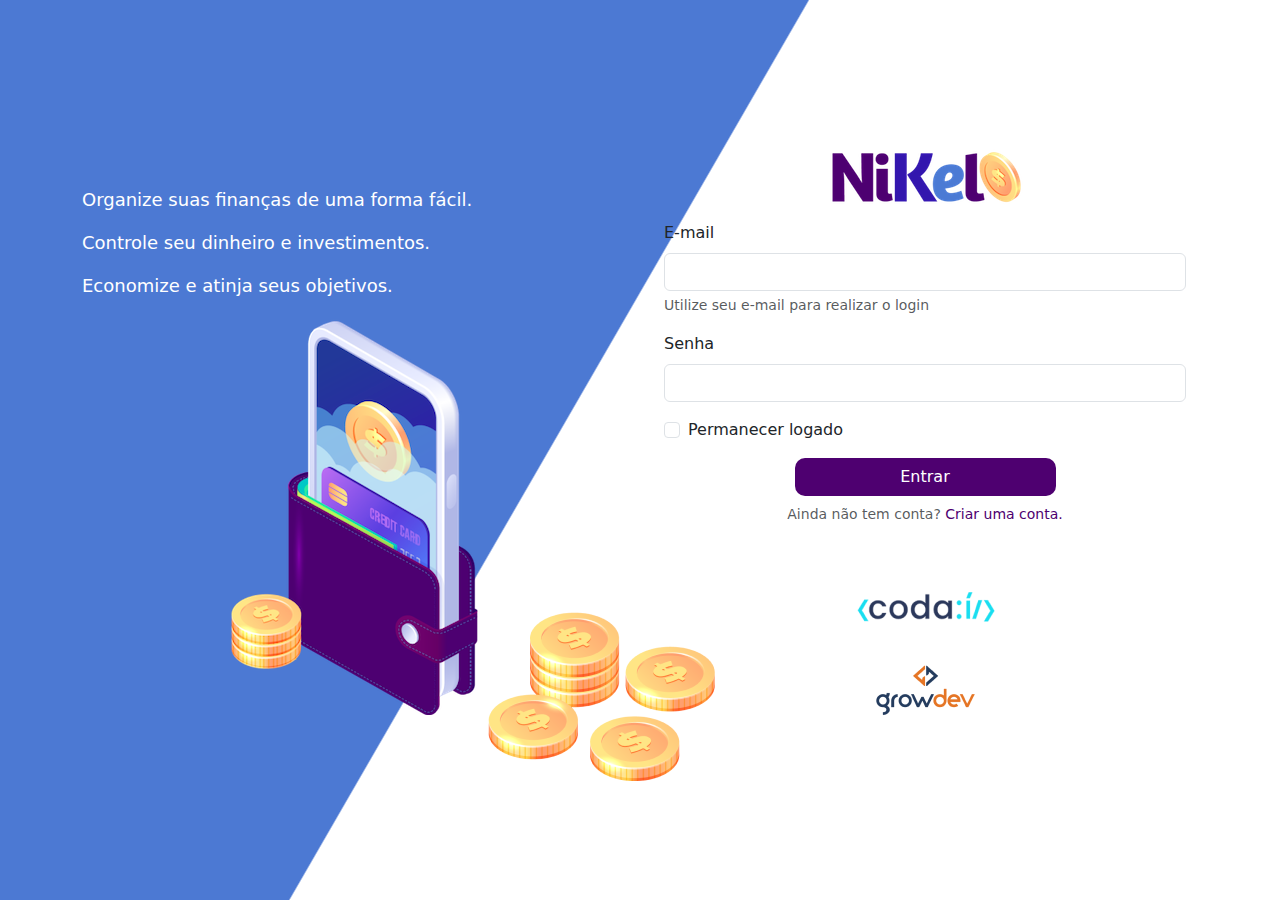
<file: public/index.html>
<!DOCTYPE html>
<html lang="pt">
<head>
    <meta charset="UTF-8">
    <meta http-equiv="X-UA-Compatible" content="IE=edge">
    <meta name="viewport" content="width=device-width, initial-scale=1.0">
    <title>Nikel</title>
    <link rel="stylesheet" href="https://cdn.jsdelivr.net/npm/bootstrap@5.2.0-beta1/dist/css/bootstrap.min.css">
    <link rel="stylesheet" href="https://cdn.jsdelivr.net/npm/bootstrap-icons@1.8.2/font/bootstrap-icons.css">
    <link href="https://cdn.jsdelivr.net/npm/bootstrap@5.2.0-beta1/dist/css/bootstrap.min.css" rel="stylesheet" integrity="sha384-0evHe/X+R7YkIZDRvuzKMRqM+OrBnVFBL6DOitfPri4tjfHxaWutUpFmBp4vmVor" crossorigin="anonymous">
    <link rel="stylesheet" href="./css/styles.css">
</head>
<body id="login">
    <main>
       
        <div class="container">
           
            <div class="row vh-100">
                
                <div class="col d-flex justify-content-center flex-column my-5">
                    <div class="text-login">
                        <p>Organize suas finanças de uma forma fácil.</p>
                        <p>Controle seu dinheiro e investimentos.</p>
                        <p>Economize e atinja seus objetivos.</p>
                    </div>
                    <div class="text-center">
                        <img src="./assets/images/pocket.png" alt="image pocket" class="img-fluid">
                        <img src="./assets/images/coins.png" alt="image coins" class="img-fluid d-none d-md-inline coins">
                    </div>
                </div>
                
                <div class="col d-flex justify-content-center flex-column my-5">
                    <div class="container">
                        <div class="row">
                            <div class="col">
                                <div class="text-center mb-3">
                                    <img src="./assets/images/nikel-logo.png" alt="logo nikel" class="img-fluid">
                                </div>
                            </div>
                        </div>

                        <div class="row">
                            <div class="col">
                                <form id="login-form">
                                    <div class="mb-3">
                                      <label for="email-input" class="form-label">E-mail</label>
                                      <input type="email" class="form-control" id="email-input" aria-describedby="emailHelp">
                                      <div id="emailHelp" class="form-text">Utilize seu e-mail para realizar o login</div>
                                    </div>
                                    <div class="mb-3">
                                      <label for="password-input" class="form-label">Senha</label>
                                      <input type="password" class="form-control" id="password-input">
                                    </div>
                                    <div class="mb-3 form-check">
                                      <input type="checkbox" class="form-check-input" id="session-check">
                                      <label class="form-check-label" for="session-check">Permanecer logado</label>
                                    </div>
                                    <button type="submit" class="btn button-login">Entrar</button>
                                  </form>
                            </div>
                        </div>

                        <div class="row">
                            <div class="col">
                                <p class="text-center mt-2 form-text">Ainda não tem conta? <span id="link-conta" class="link-default" data-bs-toggle="modal" data-bs-target="#register-modal">Criar uma conta.</span></p>
                            </div>
                        </div>

                        <div class="row">
                            <div class="col">
                                <div class="text-center mt-5">
                                    <img src="./assets/images/codai-logo.png" alt="" srcset="" class="img-fluid">
                                </div>
                            </div>
                        </div>

                        <div class="row">
                            <div class="col">
                                <div class="text-center">
                                    <img src="./assets/images/growdev-logo.png" alt="" srcset="" class="img-fluid">
                                </div>
                            </div>
                        </div>
                    </div>
                </div>
            </div>
        </div>
        
  <!-- Modal -->
  <div class="modal fade" id="register-modal" tabindex="-1" aria-labelledby="exampleModalLabel" aria-hidden="true">
    <div class="modal-dialog">
      <div class="modal-content">
        <div class="modal-header">
          <h5 class="modal-title" id="exampleModalLabel">Crie sua conta.</h5>
          <button type="button" class="btn-close" data-bs-dismiss="modal" aria-label="Close"></button>
        </div>
        <form id="create-form">
            <div class="modal-body">
                <div class="mb-3">
                  <label for="email-create-input" class="form-label">E-mail</label>
                  <input type="email" class="form-control" id="email-create-input" aria-describedby="emailHelp" required>
                  <div id="emailHelp" class="form-text">Utilize seu e-mail para crias sua conta.</div>
                </div>
                <div class="mb-3">
                  <label for="password-create-input" class="form-label">Senha</label>
                  <input type="password" class="form-control" id="password-create-input" required>
                  <div id="emailHelp" class="form-text">Utilize uma senha fácil de lembrar e anote para não esquecer.</div>
                </div>               
            </div>
            <div class="modal-footer">
                <button type="button" class="btn btn-secondary button-cancel" data-bs-dismiss="modal">Cancelar</button>
                <button type="submit" class="btn btn-primary button-default">Criar conta</button>
            </div>
        </form>
      </div>
    </div>
  </div>

 


</main>

<script src="https://cdn.jsdelivr.net/npm/bootstrap@5.2.0-beta1/dist/js/bootstrap.bundle.min.js" integrity="sha384-pprn3073KE6tl6bjs2QrFaJGz5/SUsLqktiwsUTF55Jfv3qYSDhgCecCxMW52nD2" crossorigin="anonymous"></script>
<script src="./js/index.js"></script>
</body>
</html>
</file>
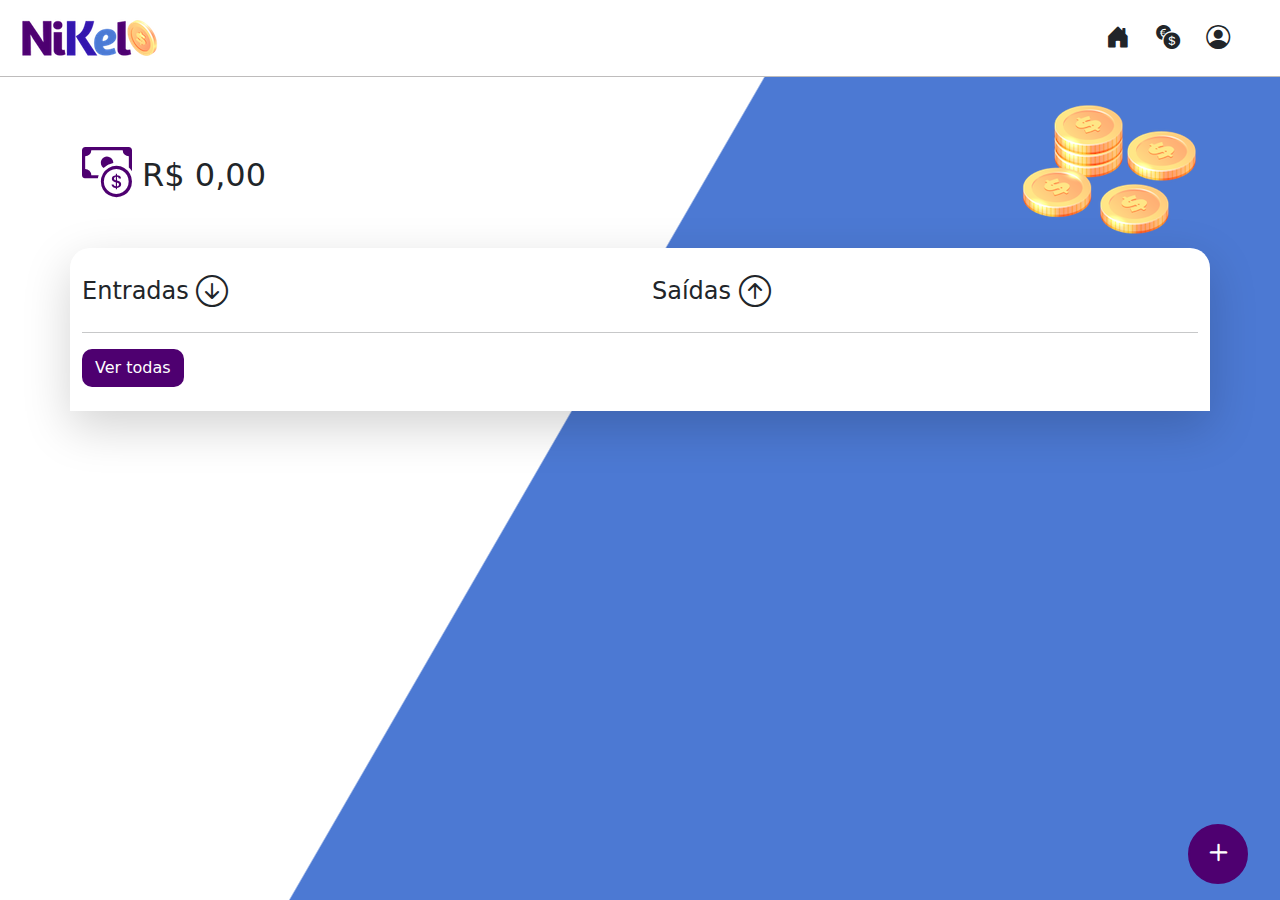
<file: public/home.html>
<!DOCTYPE html>
<html lang="pt">

<head>
  <meta charset="UTF-8">
  <meta http-equiv="X-UA-Compatible" content="IE=edge">
  <meta name="viewport" content="width=device-width, initial-scale=1.0">
  <title>Nikel - Home </title>
  <link rel="stylesheet" href="https://cdn.jsdelivr.net/npm/bootstrap@5.2.0-beta1/dist/css/bootstrap.min.css">
  <link rel="stylesheet" href="https://cdn.jsdelivr.net/npm/bootstrap-icons@1.8.2/font/bootstrap-icons.css">
  <link href="https://cdn.jsdelivr.net/npm/bootstrap@5.2.0-beta1/dist/css/bootstrap.min.css" rel="stylesheet"
    integrity="sha384-0evHe/X+R7YkIZDRvuzKMRqM+OrBnVFBL6DOitfPri4tjfHxaWutUpFmBp4vmVor" crossorigin="anonymous">
  <link rel="stylesheet" href="./css/styles.css">
</head>

<body id="app">

  <header>
    <nav class="navbar navbar-expand navbar-light bg-white">
      <div class="container-fluid">
        <a class="navbar-brand" href="#">
          <img src="./assets/images/nikel-small-logo.png" alt="" srcset="" class="img-fluid">
        </a>
        <button class="navbar-toggler" type="button" data-bs-toggle="collapse" data-bs-target="#navbarSupportedContent"
          aria-controls="navbarSupportedContent" aria-expanded="false" aria-label="Toggle navigation">
          <span class="navbar-toggler-icon"></span>
        </button>

        <div class="collapse navbar-collapse justify-content-end" id="navbarSupportedContent">
          <div class="d-flex menu">
            <a href=home.html><button class="btn" type="button"><i
                  class="bi bi-house-door-fill color-secondary fs-4"></i></button></a>
            <a href=transactions.html><button class="btn" type="button"><i
                  class="bi bi-currency-exchange color-secondary fs-4"></i></button></a>

            <div class="dropdown">
              <button class="btn" type="button" id="dropdownMenuButton1" data-bs-toggle="dropdown"
                aria-expanded="false">
                <i class="bi bi-person-circle fs-4"></i>
              </button>
              <ul class="dropdown-menu logout" aria-labelledby="dropdownMenuButton1">
                <li><button class="dropdown-item" id="button-logout">Sair</button></li>
              </ul>
            </div>


          </div>

        </div>
      </div>
    </nav>

  </header>

  <main>

    <div class="container-lg">

      <div class="row">
        <div class="col d-flex mt-4 justify-content-start align-items-center">
          <i class="bi bi-cash-coin color-primary icon-detail"></i>
          <span class="fs-2" id="total">R$ 0,00</span>
        </div>

        <div class="col d-flex mt-4 justify-content-end">
          <div class="text-center">
            <img src="./assets/images/coins-small.png" alt="" srcset="" class="img-fluid">
          </div>
        </div>
      </div>
      <div class="row">
        <div class="col-12 shadow-lg info">
          <div class="container">
            <div class="row">
              <div class="col-6">
                <span class="fs-4">Entradas <i class="bi bi-arrow-down-circle fs-2 align-middle"></i></span>
              </div>
              <div class="col-6">
                <span class="fs-4">Saídas <i class="bi bi-arrow-up-circle fs-2 align-middle"></i></span>
              </div>
              <div class="col-12">
                <hr>
              </div>
            </div>
            <div class="row">

              <div class="col-6">
                <div class="container p-0" id="cash-in-list">

                </div>
              </div>

              <div class="col-6">
                <div class="container p-0" id="cash-out-list">

                </div>
              </div>
              <div class="col-12 mb-4">
                <button type="button" class="btn button-default" id="transactions-button">Ver todas </button>
              </div>

            </div>
          </div>
        </div>
      </div>
      <button class="btn button-float" data-bs-toggle="modal" data-bs-target="#transaction-modal">
        <i class="bi bi-plus"></i>
      </button>
    </div>

    <!-- Modal -->
    <div class="modal fade" id="transaction-modal" tabindex="-1" aria-labelledby="exampleModalLabel" aria-hidden="true">
      <div class="modal-dialog">
        <div class="modal-content">
          <div class="modal-header">
            <h5 class="modal-title" id="exampleModalLabel">Adicionar Lançamento</h5>
            <button type="button" class="btn-close" data-bs-dismiss="modal" aria-label="Close"></button>
          </div>
          <form id="transaction-form">
            <div class="modal-body">
              <div class="mb-3">
                <label for="value-input" class="form-label">Valor</label>
                <input type="number" step="any" class="form-control" id="value-input" aria-describedby="emailHelp"
                  required>
              </div>
              <div class="mb-3">
                <label for="description-input" class="form-label">Descrição</label>
                <input type="text" class="form-control" id="description-input" required>
              </div>
              <div class="mb-3">
                <label for="date-input" class="form-label">Data</label>
                <input type="date" class="form-control" id="date-input" required>
              </div>
              <div class="mb-3">
                <div class="form-check form-check-inline">
                  <input class="form-check-input" type="radio" name="type-input" id="inlineRadioOptions" value="1"
                    checked>
                  <label class="form-check-label" for="inlineRadio1">Entrada</label>
                </div>
                <div class="form-check form-check-inline">
                  <input class="form-check-input" type="radio" name="type-input" id="inlineRadioOptions" value="2">
                  <label class="form-check-label" for="inlineRadio2">Saída</label>
                </div>
              </div>
            </div>
            <div class="modal-footer">
              <button type="button" class="btn btn-secondary button-cancel" data-bs-dismiss="modal">Cancelar</button>
              <button type="submit" class="btn btn-primary button-default">Adicionar</button>
            </div>
          </form>
        </div>
      </div>
    </div>
  </main>


  <script src="https://cdn.jsdelivr.net/npm/bootstrap@5.2.0-beta1/dist/js/bootstrap.bundle.min.js"
    integrity="sha384-pprn3073KE6tl6bjs2QrFaJGz5/SUsLqktiwsUTF55Jfv3qYSDhgCecCxMW52nD2"
    crossorigin="anonymous"></script>
  <script src="./js/home.js"></script>
</body>

</html>
</file>
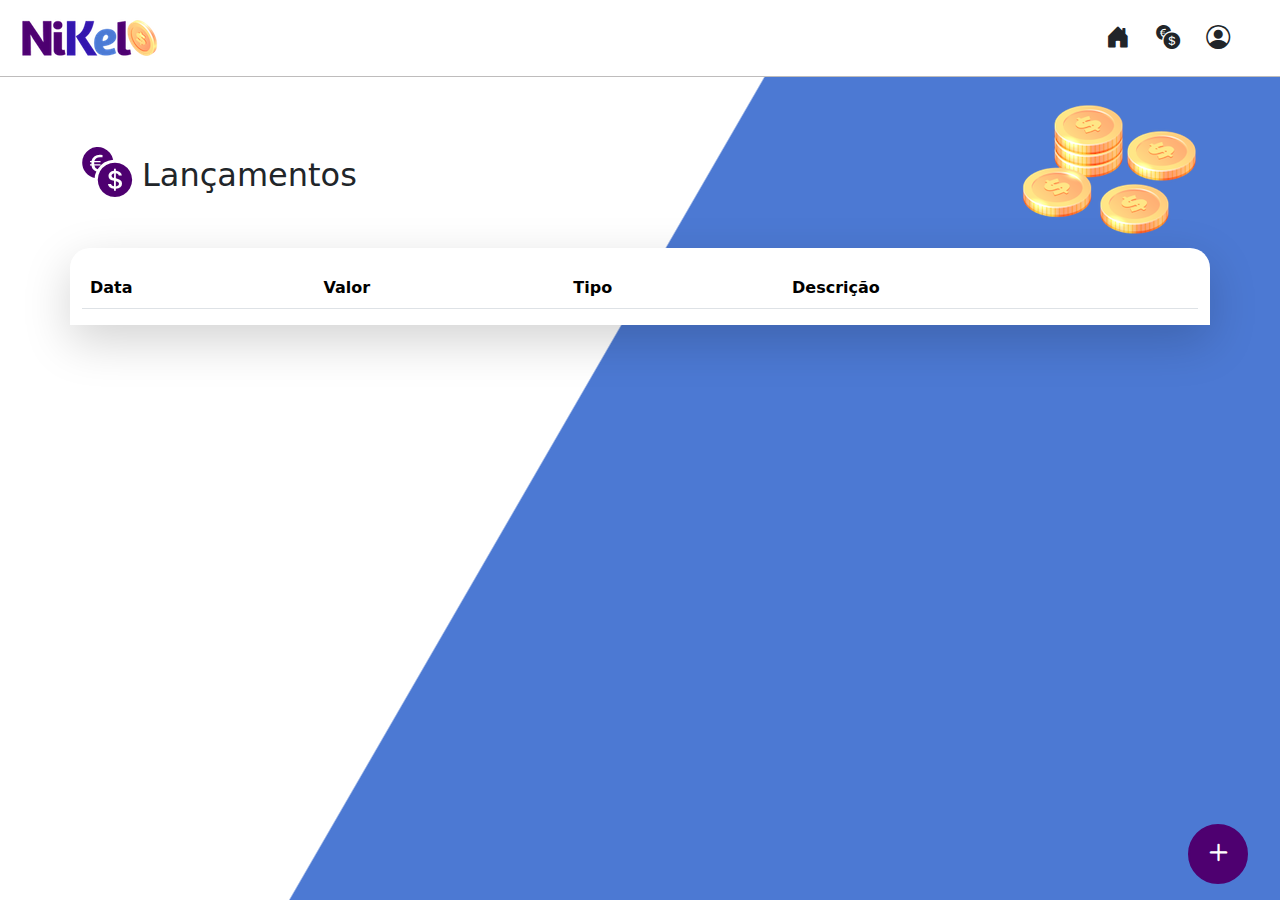
<file: public/transactions.html>
<!DOCTYPE html>
<html lang="pt">
<head>
    <meta charset="UTF-8">
    <meta http-equiv="X-UA-Compatible" content="IE=edge">
    <meta name="viewport" content="width=device-width, initial-scale=1.0">
    <title>Nikel - Lançamentos </title>
    <link rel="stylesheet" href="https://cdn.jsdelivr.net/npm/bootstrap@5.2.0-beta1/dist/css/bootstrap.min.css">
    <link rel="stylesheet" href="https://cdn.jsdelivr.net/npm/bootstrap-icons@1.8.2/font/bootstrap-icons.css">
    <link href="https://cdn.jsdelivr.net/npm/bootstrap@5.2.0-beta1/dist/css/bootstrap.min.css" rel="stylesheet" integrity="sha384-0evHe/X+R7YkIZDRvuzKMRqM+OrBnVFBL6DOitfPri4tjfHxaWutUpFmBp4vmVor" crossorigin="anonymous">
    <link rel="stylesheet" href="./css/styles.css">
</head>

<body id="app">
    
    <header>
        <nav class="navbar navbar-expand navbar-light bg-white">
            <div class="container-fluid">
              <a class="navbar-brand" href="#">
                  <img src="./assets/images/nikel-small-logo.png" alt="" srcset="" class="img-fluid">
              </a>
              <button class="navbar-toggler" type="button" data-bs-toggle="collapse" data-bs-target="#navbarSupportedContent" aria-controls="navbarSupportedContent" aria-expanded="false" aria-label="Toggle navigation">
                <span class="navbar-toggler-icon"></span>
              </button>
              
              <div class="collapse navbar-collapse justify-content-end" id="navbarSupportedContent">
                <div class="d-flex menu">
                   <a href=home.html><button class="btn" type="button"><i class="bi bi-house-door-fill fs-4"></i></button></a>
                   <a href=transactions.html><button class="btn" type="button"><i class="bi bi-currency-exchange color-secondary fs-4"></i></button></a>

                    <div class="dropdown">
                    <button class="btn" type="button" id="dropdownMenuButton1" data-bs-toggle="dropdown" aria-expanded="false">
                        <i class="bi bi-person-circle fs-4"></i>
                    </button>
                    <ul class="dropdown-menu logout" aria-labelledby="dropdownMenuButton1">
                      <li><button class="dropdown-item" id="button-logout">Sair</button></li>
                    </ul>
                    </div>

                 
                </div>
                
              </div>
            </div>
          </nav>

    </header>
    
    <main>
       
        <div class="container-lg">
           
            <div class="row">                
                <div class="col d-flex mt-4 justify-content-start align-items-center">
                    <i class="bi bi-currency-exchange color-primary icon-detail"></i>
                    <span class="fs-2">Lançamentos</span>
                </div>
                
                <div class="col d-flex mt-4 justify-content-end">
                    <div class="text-center">
                        <img src="./assets/images/coins-small.png" alt="" srcset="" class="img-fluid">
                    </div>
                </div>
            </div>
            <div class="row">
                <div class="col-12 shadow-lg info">
                    <div class="container">
                        <div class="row">
                            <div class="col">
                                <table class="table">
                                    <thead>
                                      <tr>
                                        <th scope="col">Data</th>
                                        <th scope="col">Valor</th>
                                        <th scope="col">Tipo</th>
                                        <th scope="col">Descrição</th>
                                      </tr>
                                    </thead>
                                    <tbody id="transactions-list">
                                      
                                    </tbody>
                                  </table>
                            </div>                                     
                        </div>
                        
                    </div>
                </div>
            </div>
            
            <button class="btn button-float" data-bs-toggle="modal" data-bs-target="#transaction-modal">
                <i class="bi bi-plus"></i>
            </button>   
        
        </div>

           <!-- Modal -->
  <div class="modal fade" id="transaction-modal" tabindex="-1" aria-labelledby="exampleModalLabel" aria-hidden="true">
    <div class="modal-dialog">
      <div class="modal-content">
        <div class="modal-header">
          <h5 class="modal-title" id="exampleModalLabel">Adicionar Lançamento</h5>
          <button type="button" class="btn-close" data-bs-dismiss="modal" aria-label="Close"></button>
        </div>
        <form id="transaction-form">
            <div class="modal-body">
                <div class="mb-3">
                  <label for="value-input" class="form-label">Valor</label>
                  <input type="number" step="any" class="form-control" id="value-input" aria-describedby="emailHelp" required>
                </div>
                <div class="mb-3">
                  <label for="description-input" class="form-label">Descrição</label>
                  <input type="text" class="form-control" id="description-input" required>
                </div> 
                <div class="mb-3">
                    <label for="date-input" class="form-label">Data</label>
                    <input type="date" class="form-control" id="date-input" required>
                  </div> 
                <div class="mb-3">
                    <div class="form-check form-check-inline">
                        <input class="form-check-input" type="radio" name="type-input" id="inlineRadioOptions" value="1" checked>
                        <label class="form-check-label" for="inlineRadio1">Entrada</label>
                      </div>
                      <div class="form-check form-check-inline">
                        <input class="form-check-input" type="radio" name="type-input" id="inlineRadioOptions" value="2">
                        <label class="form-check-label" for="inlineRadio2">Saída</label>
                      </div>                      
                </div>              
            </div>
            <div class="modal-footer">
                <button type="button" class="btn btn-secondary button-cancel" data-bs-dismiss="modal">Cancelar</button>
                <button type="submit" class="btn btn-primary button-default">Adicionar</button>
            </div>
        </form>
      </div>
    </div>
  </div>
    </main>

    
<script src="https://cdn.jsdelivr.net/npm/bootstrap@5.2.0-beta1/dist/js/bootstrap.bundle.min.js" integrity="sha384-pprn3073KE6tl6bjs2QrFaJGz5/SUsLqktiwsUTF55Jfv3qYSDhgCecCxMW52nD2" crossorigin="anonymous"></script>
  <script src="./js/transactions.js"></script>
</body>
</html>
</file>
<file: public/css/styles.css>
#login {
    background: linear-gradient(120deg,#4c79d3 44.9%, #ffffff 45% ) no-repeat fixed;
}

#app {
    background: linear-gradient(120deg,#ffffff 44.9%, #4c79d3 45% ) no-repeat fixed;
}

header {
    border-bottom: 1px solid #bebcbc ;
    padding: 5px;
    background-color: #ffffff;
}

.color-primary{
    color: #4e0070;
}

.color-secondary:hover{
    color: #4c79d3;
}

.icon-detail {
    font-size: 50px;
    margin-right: 10px;
    vertical-align: middle;
}

.text-login {
    color: #ffffff;
    font-size: 18px;
    font-weight: 500;
}

    .coins {
        position: absolute;
        bottom: 100px;
    }

    .button-login {
        border-radius: 10px;
        background-color: #4e0070;
        color: #ffffff;
        width: 50%;
        margin: 0 25%;
    }

    .button-default {
        border-radius: 10px;
        background-color: #4e0070;
        color: #ffffff;
    }

    .button-cancel {
        border-radius: 10px;
    }

    .button-float {
        border-radius: 100%;
        height: 60px;
        width: 60px;
        position: fixed;
        padding: 0 !important;
        bottom: 1rem;
        right: 2rem;
        font-size: 35px;
        border: 2px solid #4e0070;
        background-color: #4e0070;
        color: #ffffff;
    }

    .button-float:hover {
        border: 2px solid #4c79d3;
        background-color: #ffffff;
        color: #4c79d3;
    }

    .button-login:hover, .button-default:hover {
        background: #4c79d3;
        color: #ffffff;
    }

    .link-default {
        color: #4e0070;
        cursor: pointer;
    
    }
     
    .link-default:hover{
        color: #4c79d3;
    }

    .info {
        background-color: #ffffff;
        border-radius: 20px 20px 0px 0px ;
        padding: 20px 0px 0px 0px;


    }
    .logout {
        min-width: 5rem !important;
    }

    .menu {
        margin-right: 20px;
    }
</file>
